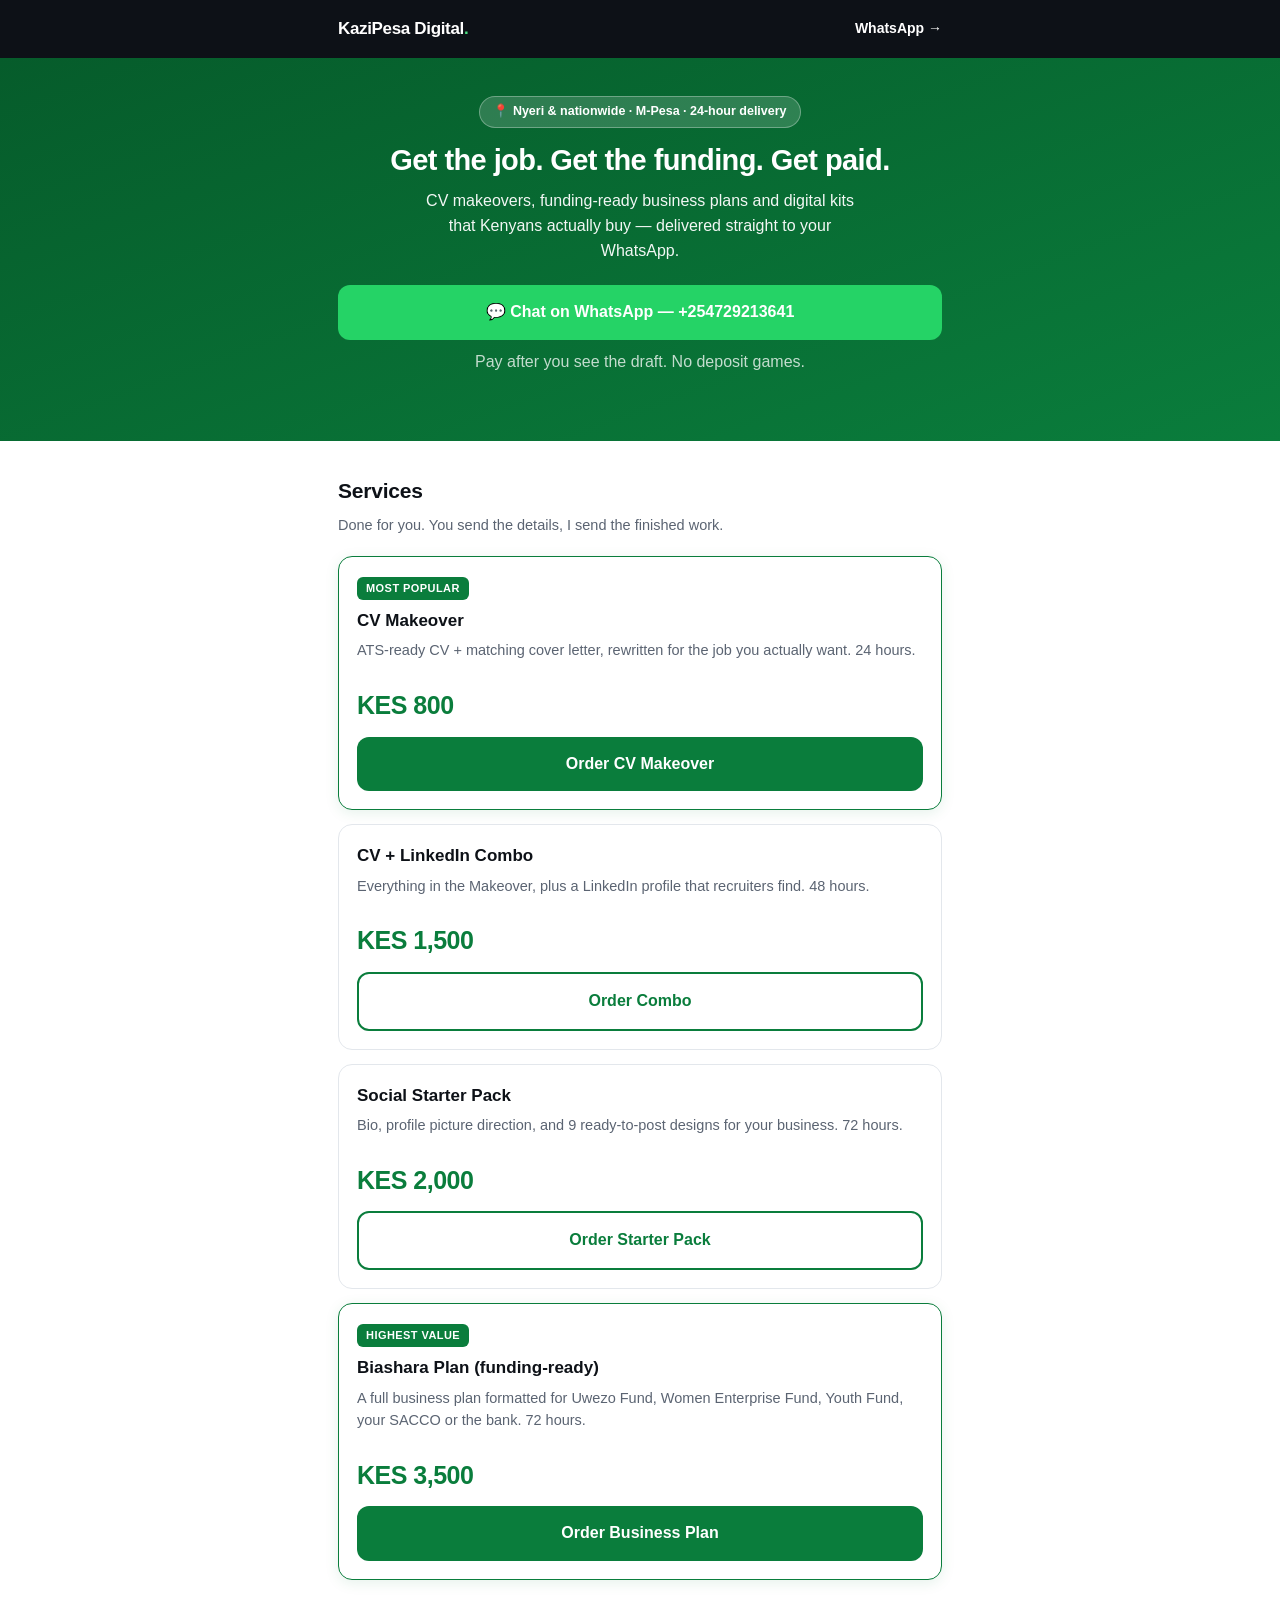
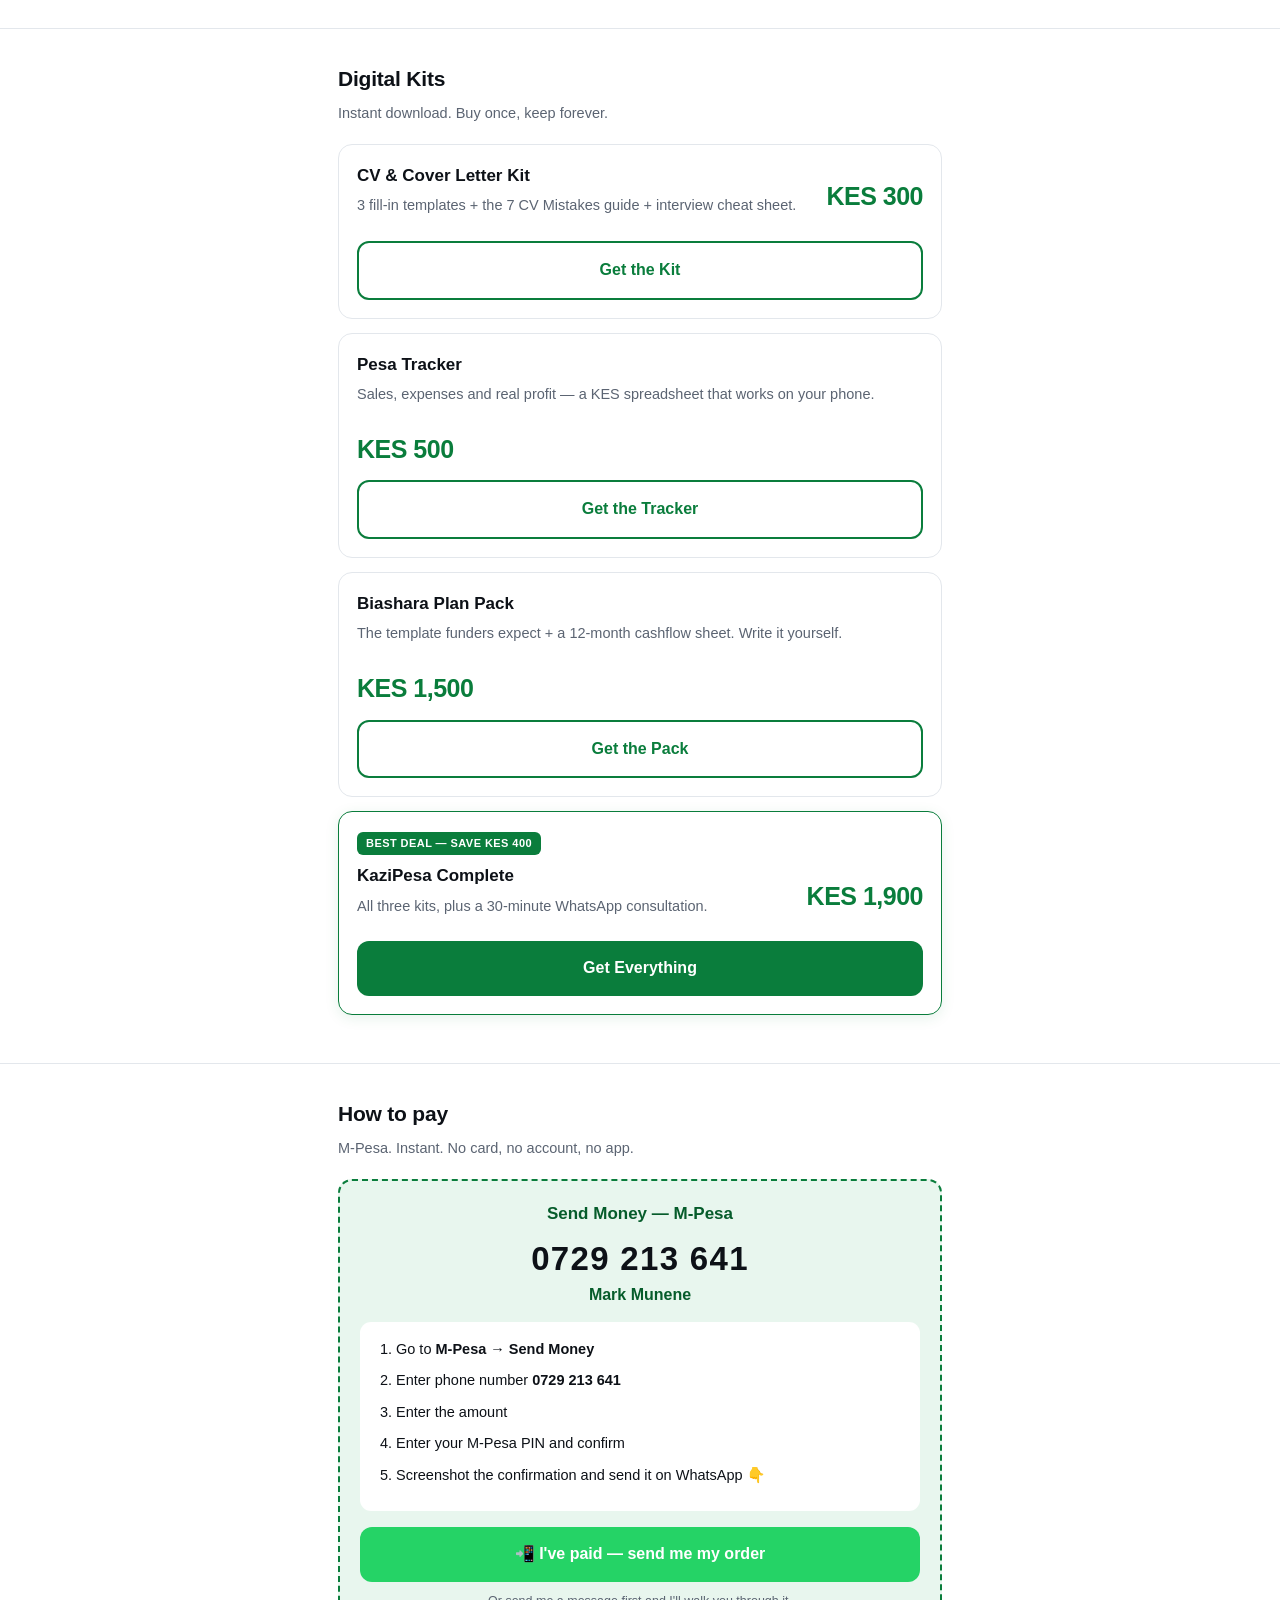
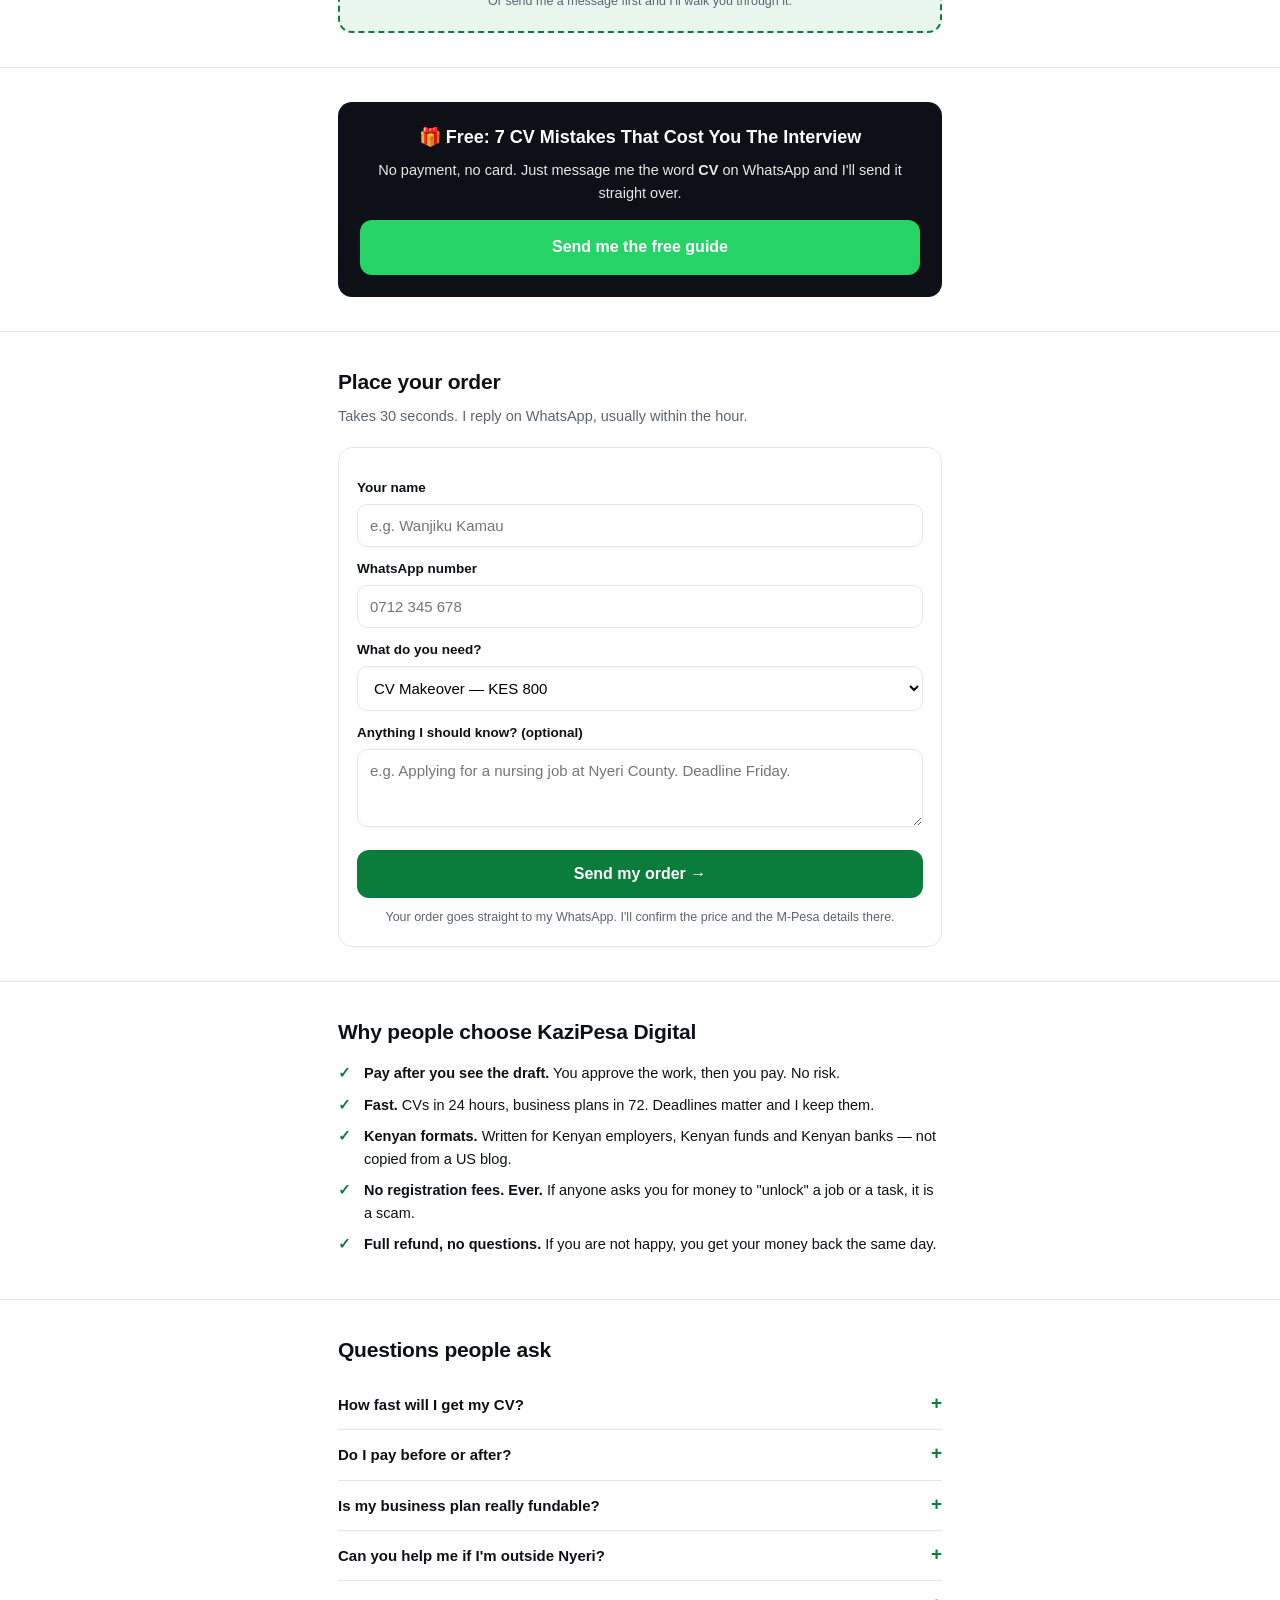
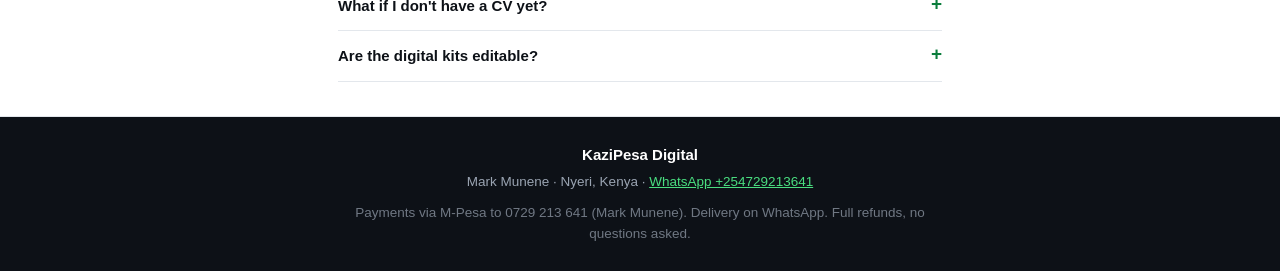
<file: business/sales/landing/index.html>
<!DOCTYPE html>
<html lang="en">
<head>
<meta charset="utf-8">
<meta name="viewport" content="width=device-width, initial-scale=1">
<title>KaziPesa Digital — CV, Business Plans &amp; Digital Kits | Pay via M-Pesa</title>
<meta name="description" content="CV makeover KES 800. Funding-ready business plans KES 3,500. Digital kits from KES 300. Nyeri &amp; nationwide. Pay via M-Pesa, delivered on WhatsApp within 24 hours.">
<style>
:root{
  --green:#0a7d3c; --green-d:#065c2b; --green-l:#e8f6ee;
  --ink:#0d1117; --grey:#5b6472; --line:#e3e7ec; --white:#fff;
}
*{box-sizing:border-box;margin:0;padding:0}
body{font-family:-apple-system,BlinkMacSystemFont,"Segoe UI",Roboto,Helvetica,Arial,sans-serif;
  color:var(--ink);background:var(--white);line-height:1.55;-webkit-font-smoothing:antialiased}
.wrap{max-width:640px;margin:0 auto;padding:0 18px}
header{background:var(--ink);color:#fff;padding:16px 0;position:sticky;top:0;z-index:20}
header .wrap{display:flex;justify-content:space-between;align-items:center}
.logo{font-weight:800;letter-spacing:-.02em;font-size:17px}
.logo span{color:#4ade80}
.btn{display:block;width:100%;text-align:center;padding:15px 18px;border-radius:12px;
  font-weight:700;font-size:16px;text-decoration:none;border:0;cursor:pointer;font-family:inherit}
.btn-wa{background:#25D366;color:#fff}
.btn-wa:hover{background:#1ebe5b}
.btn-g{background:var(--green);color:#fff}
.btn-g:hover{background:var(--green-d)}
.btn-o{background:var(--white);color:var(--green);border:2px solid var(--green)}
.hero{background:linear-gradient(160deg,var(--green-d),var(--green));color:#fff;padding:38px 0 44px;text-align:center}
.hero h1{font-size:29px;line-height:1.15;letter-spacing:-.02em;margin-bottom:12px}
.hero p{font-size:16px;opacity:.95;margin-bottom:22px;max-width:440px;margin-left:auto;margin-right:auto}
.badge{display:inline-block;background:rgba(255,255,255,.16);border:1px solid rgba(255,255,255,.3);
  padding:5px 13px;border-radius:99px;font-size:12.5px;font-weight:600;margin-bottom:16px}
section{padding:34px 0;border-bottom:1px solid var(--line)}
h2{font-size:21px;letter-spacing:-.01em;margin-bottom:6px}
.sub{color:var(--grey);font-size:14.5px;margin-bottom:20px}
.card{border:1px solid var(--line);border-radius:14px;padding:18px;margin-bottom:14px;background:#fff}
.card.hot{border-color:var(--green);box-shadow:0 3px 14px rgba(10,125,60,.10)}
.tag{display:inline-block;background:var(--green);color:#fff;font-size:11px;font-weight:700;
  padding:3px 9px;border-radius:6px;text-transform:uppercase;letter-spacing:.04em;margin-bottom:8px}
.card h3{font-size:17px;margin-bottom:5px}
.card p{font-size:14.5px;color:var(--grey);margin-bottom:12px}
.price{font-size:25px;font-weight:800;color:var(--green);letter-spacing:-.02em}
.price small{font-size:13px;font-weight:600;color:var(--grey)}
.row{display:flex;justify-content:space-between;align-items:center;gap:12px;flex-wrap:wrap}
.pay{background:var(--green-l);border:2px dashed var(--green);border-radius:14px;padding:20px;text-align:center}
.pay h3{font-size:17px;margin-bottom:6px;color:var(--green-d)}
.paynum{font-size:clamp(21px,7.2vw,33px);font-weight:800;letter-spacing:.04em;color:var(--ink);
  margin:12px 0 4px;word-break:break-word;line-height:1.2}
.steps{text-align:left;background:#fff;border-radius:11px;padding:16px 18px;font-size:14.5px;margin-top:14px}
.steps li{margin:0 0 9px 18px}
.lead{background:var(--ink);color:#fff;border-radius:14px;padding:22px;text-align:center}
.lead h3{font-size:18px;margin-bottom:7px}
.lead p{font-size:14.5px;opacity:.9;margin-bottom:16px}
ul.tick{list-style:none;font-size:14.5px}
ul.tick li{padding-left:26px;position:relative;margin-bottom:9px}
ul.tick li:before{content:"✓";position:absolute;left:0;color:var(--green);font-weight:800}
form{background:#fff;border:1px solid var(--line);border-radius:14px;padding:18px}
label{display:block;font-size:13.5px;font-weight:700;margin-bottom:5px;margin-top:12px}
input,select,textarea{width:100%;padding:12px;border:1px solid var(--line);border-radius:10px;
  font-size:15px;font-family:inherit;background:#fff}
textarea{min-height:78px;resize:vertical}
input:focus,select:focus,textarea:focus{outline:2px solid var(--green);outline-offset:0;border-color:var(--green)}
form button{margin-top:16px}
.faq details{border-bottom:1px solid var(--line);padding:13px 0}
.faq summary{font-weight:700;font-size:15px;cursor:pointer;list-style:none}
.faq summary::-webkit-details-marker{display:none}
.faq summary:after{content:"+";float:right;color:var(--green);font-weight:800;font-size:19px;line-height:1}
.faq details[open] summary:after{content:"−"}
.faq p{font-size:14.5px;color:var(--grey);margin-top:9px}
footer{background:var(--ink);color:#9aa4b2;padding:26px 0;font-size:13.5px;text-align:center}
footer a{color:#4ade80}
.note{font-size:12.5px;color:var(--grey);text-align:center;margin-top:10px}
.ok{background:var(--green-l);border:1px solid var(--green);color:var(--green-d);
  padding:16px;border-radius:12px;font-weight:600;text-align:center;margin-bottom:16px}
</style>
</head>
<body>

<header>
  <div class="wrap">
    <div class="logo">KaziPesa Digital<span>.</span></div>
    <a href="https://wa.me/254729213641" style="color:#fff;font-weight:700;font-size:14px;text-decoration:none">WhatsApp →</a>
  </div>
</header>

<div class="hero">
  <div class="wrap">
    <div class="badge">📍 Nyeri &amp; nationwide · M-Pesa · 24-hour delivery</div>
    <h1>Get the job. Get the funding. Get paid.</h1>
    <p>CV makeovers, funding-ready business plans and digital kits that Kenyans actually buy — delivered straight to your WhatsApp.</p>
    <a class="btn btn-wa" href="https://wa.me/254729213641?text=Hi%20KaziPesa%20Digital%21%20I%20saw%20your%20page%20and%20I%27d%20like%20to%20ask%20about%20your%20services.">💬 Chat on WhatsApp — +254729213641</a>
    <p class="note" style="color:rgba(255,255,255,.8)">Pay after you see the draft. No deposit games.</p>
  </div>
</div>

<section>
  <div class="wrap">
    <h2>Services</h2>
    <p class="sub">Done for you. You send the details, I send the finished work.</p>

    <div class="card hot">
      <span class="tag">Most popular</span>
      <div class="row">
        <div>
          <h3>CV Makeover</h3>
          <p>ATS-ready CV + matching cover letter, rewritten for the job you actually want. 24 hours.</p>
        </div>
        <div class="price">KES 800</div>
      </div>
      <a class="btn btn-g" style="margin-top:12px" href="https://wa.me/254729213641?text=Hi%20KaziPesa%20Digital%21%20I%20want%20the%20CV%20Makeover%20%28KES%20800%29.%20Here%20is%20my%20current%20CV%3A">Order CV Makeover</a>
    </div>

    <div class="card">
      <div class="row">
        <div>
          <h3>CV + LinkedIn Combo</h3>
          <p>Everything in the Makeover, plus a LinkedIn profile that recruiters find. 48 hours.</p>
        </div>
        <div class="price">KES 1,500</div>
      </div>
      <a class="btn btn-o" style="margin-top:12px" href="https://wa.me/254729213641?text=Hi%20KaziPesa%20Digital%21%20I%20want%20the%20CV%20%2B%20LinkedIn%20Combo%20%28KES%201%2C500%29.">Order Combo</a>
    </div>

    <div class="card">
      <div class="row">
        <div>
          <h3>Social Starter Pack</h3>
          <p>Bio, profile picture direction, and 9 ready-to-post designs for your business. 72 hours.</p>
        </div>
        <div class="price">KES 2,000</div>
      </div>
      <a class="btn btn-o" style="margin-top:12px" href="https://wa.me/254729213641?text=Hi%20KaziPesa%20Digital%21%20I%20want%20the%20Social%20Starter%20Pack%20%28KES%202%2C000%29%20for%20my%20business.">Order Starter Pack</a>
    </div>

    <div class="card hot">
      <span class="tag">Highest value</span>
      <div class="row">
        <div>
          <h3>Biashara Plan (funding-ready)</h3>
          <p>A full business plan formatted for Uwezo Fund, Women Enterprise Fund, Youth Fund, your SACCO or the bank. 72 hours.</p>
        </div>
        <div class="price">KES 3,500</div>
      </div>
      <a class="btn btn-g" style="margin-top:12px" href="https://wa.me/254729213641?text=Hi%20KaziPesa%20Digital%21%20I%20need%20a%20funding-ready%20business%20plan%20%28KES%203%2C500%29.%20Which%20fund%3A%20">Order Business Plan</a>
    </div>
  </div>
</section>

<section>
  <div class="wrap">
    <h2>Digital Kits</h2>
    <p class="sub">Instant download. Buy once, keep forever.</p>

    <div class="card">
      <div class="row">
        <div>
          <h3>CV &amp; Cover Letter Kit</h3>
          <p>3 fill-in templates + the 7 CV Mistakes guide + interview cheat sheet.</p>
        </div>
        <div class="price">KES 300</div>
      </div>
      <a class="btn btn-o" style="margin-top:12px" href="https://wa.me/254729213641?text=Hi%20KaziPesa%20Digital%21%20I%20want%20the%20CV%20%26%20Cover%20Letter%20Kit%20%28KES%20300%29.">Get the Kit</a>
    </div>

    <div class="card">
      <div class="row">
        <div>
          <h3>Pesa Tracker</h3>
          <p>Sales, expenses and real profit — a KES spreadsheet that works on your phone.</p>
        </div>
        <div class="price">KES 500</div>
      </div>
      <a class="btn btn-o" style="margin-top:12px" href="https://wa.me/254729213641?text=Hi%20KaziPesa%20Digital%21%20I%20want%20the%20Pesa%20Tracker%20%28KES%20500%29.">Get the Tracker</a>
    </div>

    <div class="card">
      <div class="row">
        <div>
          <h3>Biashara Plan Pack</h3>
          <p>The template funders expect + a 12-month cashflow sheet. Write it yourself.</p>
        </div>
        <div class="price">KES 1,500</div>
      </div>
      <a class="btn btn-o" style="margin-top:12px" href="https://wa.me/254729213641?text=Hi%20KaziPesa%20Digital%21%20I%20want%20the%20Biashara%20Plan%20Pack%20%28KES%201%2C500%29.">Get the Pack</a>
    </div>

    <div class="card hot">
      <span class="tag">Best deal — save KES 400</span>
      <div class="row">
        <div>
          <h3>KaziPesa Complete</h3>
          <p>All three kits, plus a 30-minute WhatsApp consultation.</p>
        </div>
        <div class="price">KES 1,900</div>
      </div>
      <a class="btn btn-g" style="margin-top:12px" href="https://wa.me/254729213641?text=Hi%20KaziPesa%20Digital%21%20I%20want%20the%20KaziPesa%20Complete%20bundle%20%28KES%201%2C900%29.">Get Everything</a>
    </div>
  </div>
</section>

<section>
  <div class="wrap">
    <h2>How to pay</h2>
    <p class="sub">M-Pesa. Instant. No card, no account, no app.</p>
    <div class="pay">
      <h3>Send Money — M-Pesa</h3>
      <div class="paynum">0729 213 641</div>
      <div style="font-weight:700;color:var(--green-d)">Mark Munene</div>
      <ol class="steps"><li>Go to <b>M-Pesa</b> → <b>Send Money</b></li><li>Enter phone number <b>0729 213 641</b></li><li>Enter the amount</li><li>Enter your M-Pesa PIN and confirm</li><li>Screenshot the confirmation and send it on WhatsApp 👇</li></ol>
      <a class="btn btn-wa" style="margin-top:16px" href="https://wa.me/254729213641?text=Hi%20KaziPesa%20Digital%21%20I%27ve%20paid%20via%20M-Pesa.%20Screenshot%20attached.%20My%20order%3A%20">📲 I've paid — send me my order</a>
      <p class="note">Or send me a message first and I'll walk you through it.</p>
    </div>
  </div>
</section>

<section>
  <div class="wrap">
    <div class="lead">
      <h3>🎁 Free: 7 CV Mistakes That Cost You The Interview</h3>
      <p>No payment, no card. Just message me the word <b>CV</b> on WhatsApp and I'll send it straight over.</p>
      <a class="btn btn-wa" href="https://wa.me/254729213641?text=Hi%21%20Please%20send%20me%20the%20free%20guide%3A%207%20CV%20Mistakes.">Send me the free guide</a>
    </div>
  </div>
</section>

<section id="order">
  <div class="wrap">
    <h2>Place your order</h2>
    <p class="sub">Takes 30 seconds. I reply on WhatsApp, usually within the hour.</p>
    <form id="orderForm" onsubmit="return submitOrder(event)">
      <label for="name">Your name</label>
      <input id="name" name="name" required placeholder="e.g. Wanjiku Kamau">

      <label for="phone">WhatsApp number</label>
      <input id="phone" name="phone" required placeholder="0712 345 678">

      <label for="product">What do you need?</label>
      <select id="product" name="product">
        <option value="cv-makeover">CV Makeover — KES 800</option>
        <option value="cv-linkedin">CV + LinkedIn Combo — KES 1,500</option>
        <option value="social-pack">Social Starter Pack — KES 2,000</option>
        <option value="business-plan">Biashara Plan (done for you) — KES 3,500</option>
        <option value="kit-cv">CV &amp; Cover Letter Kit — KES 300</option>
        <option value="kit-pesa">Pesa Tracker — KES 500</option>
        <option value="kit-plan">Biashara Plan Pack — KES 1,500</option>
        <option value="bundle">KaziPesa Complete — KES 1,900</option>
        <option value="free-guide">Free CV guide</option>
      </select>

      <label for="notes">Anything I should know? (optional)</label>
      <textarea id="notes" name="notes" placeholder="e.g. Applying for a nursing job at Nyeri County. Deadline Friday."></textarea>

      <button class="btn btn-g" type="submit">Send my order →</button>
      <p class="note">Your order goes straight to my WhatsApp. I'll confirm the price and the M-Pesa details there.</p>
    </form>
    <div id="result"></div>
  </div>
</section>

<section>
  <div class="wrap">
    <h2>Why people choose KaziPesa Digital</h2>
    <ul class="tick" style="margin-top:14px">
      <li><b>Pay after you see the draft.</b> You approve the work, then you pay. No risk.</li>
      <li><b>Fast.</b> CVs in 24 hours, business plans in 72. Deadlines matter and I keep them.</li>
      <li><b>Kenyan formats.</b> Written for Kenyan employers, Kenyan funds and Kenyan banks — not copied from a US blog.</li>
      <li><b>No registration fees. Ever.</b> If anyone asks you for money to "unlock" a job or a task, it is a scam.</li>
      <li><b>Full refund, no questions.</b> If you are not happy, you get your money back the same day.</li>
    </ul>
  </div>
</section>

<section class="faq">
  <div class="wrap">
    <h2>Questions people ask</h2>
    <div style="margin-top:14px">
      <details><summary>How fast will I get my CV?</summary><p>Within 24 hours of you sending your current CV and the job adverts you're targeting. Usually the same day.</p></details>
      <details><summary>Do I pay before or after?</summary><p>After. I send you a watermarked draft, you approve it, then you pay the full amount and I send the clean final files.</p></details>
      <details><summary>Is my business plan really fundable?</summary><p>I format it to the structure Uwezo Fund, Women Enterprise Fund, Youth Fund, SACCOs and bank SME desks expect. I cannot guarantee approval — nobody can — but I can guarantee the paperwork will not be the reason you are rejected.</p></details>
      <details><summary>Can you help me if I'm outside Nyeri?</summary><p>Yes. Everything is delivered on WhatsApp. I have clients anywhere there is a phone signal.</p></details>
      <details><summary>What if I don't have a CV yet?</summary><p>Send me your certificates, your work history in a plain message, and the jobs you want. I'll build it from scratch — same price.</p></details>
      <details><summary>Are the digital kits editable?</summary><p>Yes. You get editable files you can change yourself, forever.</p></details>
    </div>
  </div>
</section>

<footer>
  <div class="wrap">
    <p style="color:#fff;font-weight:700;font-size:15px;margin-bottom:6px">KaziPesa Digital</p>
    <p>Mark Munene · Nyeri, Kenya · <a href="https://wa.me/254729213641">WhatsApp +254729213641</a></p>
    <p style="margin-top:10px;opacity:.7">Payments via M-Pesa to 0729 213 641 (Mark Munene). Delivery on WhatsApp. Full refunds, no questions asked.</p>
  </div>
</footer>

<script>
async function submitOrder(e){
  e.preventDefault();
  const btn = e.target.querySelector('button');
  btn.disabled = true; btn.textContent = 'Sending…';
  const data = Object.fromEntries(new FormData(e.target).entries());
  try{
    const r = await fetch('/api/order', {
      method:'POST', headers:{'Content-Type':'application/json'},
      body: JSON.stringify(data)
    });
    const j = await r.json();
    document.getElementById('orderForm').style.display='none';
    document.getElementById('result').innerHTML =
      '<div class="ok">✅ '+ (j.message || 'Order received!') +'</div>' +
      '<a class="btn btn-wa" href="https://wa.me/254729213641?text=Hi%20KaziPesa%20Digital%21%20I%20just%20placed%20an%20order%20on%20your%20page.">Continue on WhatsApp →</a>';
  }catch(err){
    btn.disabled=false; btn.textContent='Send my order →';
    alert('Could not send automatically. Please WhatsApp me directly on +254729213641 — sorry!');
  }
  return false;
}
</script>
</body>
</html>
</file>
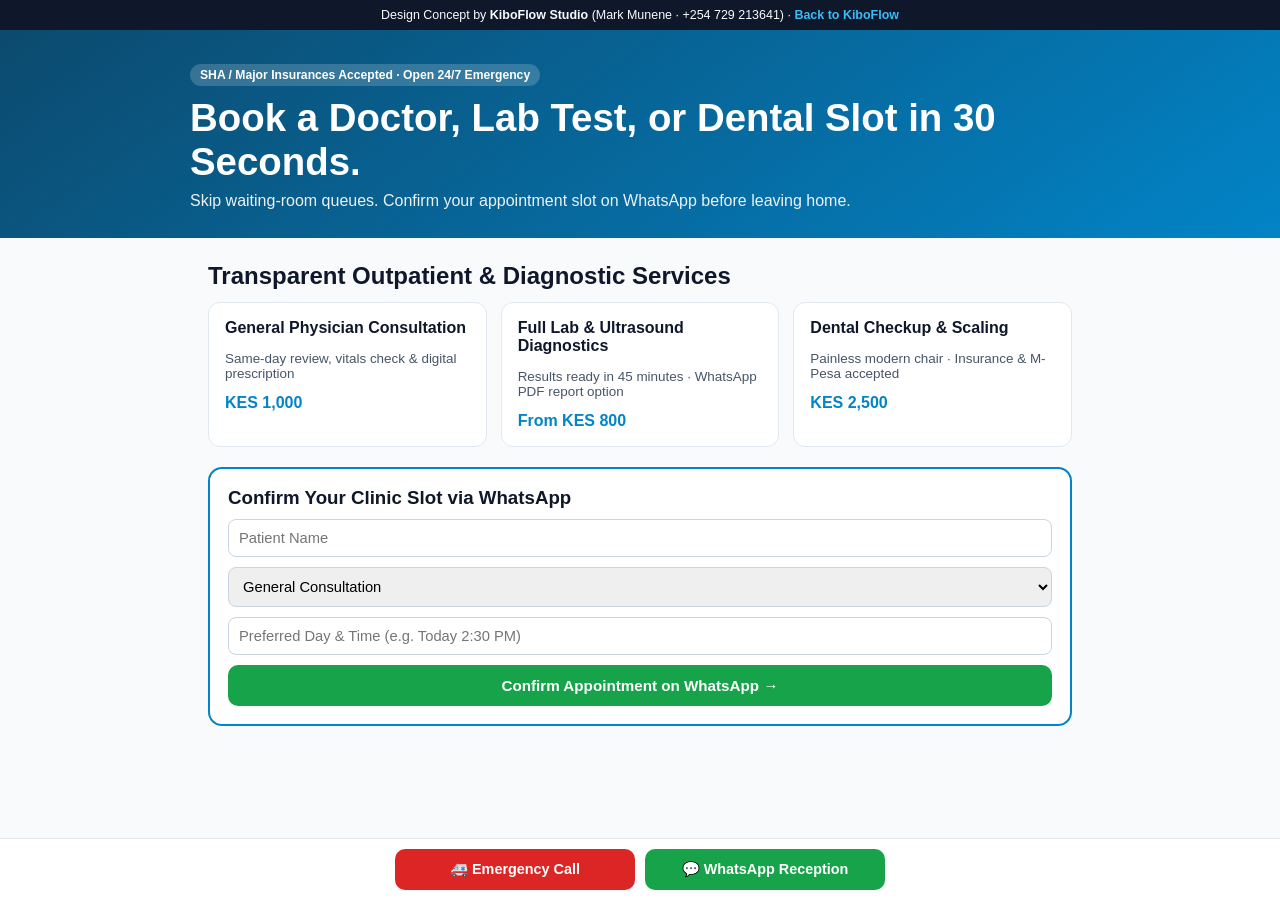
<file: kiboflow/web/demos/clinic.html>
<!DOCTYPE html>
<html lang="en">
<head>
  <meta charset="UTF-8" />
  <meta name="viewport" content="width=device-width, initial-scale=1.0" />
  <title>Nyeri Premier Care &amp; Diagnostics — Live Mobile Concept</title>
  <style>
    * { box-sizing:border-box; }
    body { margin:0; font-family:-apple-system,BlinkMacSystemFont,"Segoe UI",Roboto,sans-serif; background:#f8fafc; color:#0f172a; padding-bottom:76px; overflow-x:hidden; }
    .ribbon { background:#0f172a; color:#f8fafc; font-size:0.78rem; text-align:center; padding:8px 12px; }
    .ribbon a { color:#38bdf8; font-weight:700; text-decoration:none; }
    .hero { background:linear-gradient(145deg,#0c4a6e,#0284c7); color:#fff; padding:34px 18px 28px; }
    .wrap { max-width:900px; margin:0 auto; }
    .pill { display:inline-block; background:rgba(255,255,255,0.18); padding:4px 10px; border-radius:999px; font-size:0.76rem; font-weight:700; }
    h1 { margin:10px 0 8px; font-size:clamp(1.7rem,5vw,2.4rem); line-height:1.15; }
    .section { max-width:900px; margin:0 auto; padding:24px 18px; }
    .cards { display:grid; grid-template-columns:repeat(auto-fit,minmax(240px,1fr)); gap:14px; }
    .card { background:#fff; border:1px solid #e2e8f0; border-radius:12px; padding:16px; }
    .form-box { background:#fff; border:2px solid #0284c7; border-radius:14px; padding:18px; margin-top:20px; }
    input, select { width:100%; padding:10px; border:1px solid #cbd5e1; border-radius:8px; margin-bottom:10px; font-size:0.92rem; }
    .wa-btn { width:100%; background:#16a34a; color:#fff; border:0; padding:12px; border-radius:10px; font-weight:700; font-size:0.95rem; cursor:pointer; }
    .sticky { position:fixed; bottom:0; left:0; right:0; background:#fff; border-top:1px solid #e2e8f0; padding:10px 14px; display:flex; gap:10px; justify-content:center; }
    .sticky a { flex:1; max-width:240px; text-align:center; padding:12px; border-radius:10px; font-weight:700; text-decoration:none; font-size:0.9rem; }
  </style>
</head>
<body>
  <div class="ribbon">
    Design Concept by <strong>KiboFlow Studio</strong> (Mark Munene · +254 729 213641) · <a href="../">Back to KiboFlow</a>
  </div>
  <header class="hero">
    <div class="wrap">
      <span class="pill">SHA / Major Insurances Accepted · Open 24/7 Emergency</span>
      <h1>Book a Doctor, Lab Test, or Dental Slot in 30 Seconds.</h1>
      <p style="margin:0; opacity:0.92;">Skip waiting-room queues. Confirm your appointment slot on WhatsApp before leaving home.</p>
    </div>
  </header>

  <section class="section">
    <h2 style="margin:0 0 12px;">Transparent Outpatient &amp; Diagnostic Services</h2>
    <div class="cards">
      <div class="card">
        <strong>General Physician Consultation</strong>
        <p style="font-size:0.84rem; color:#475569;">Same-day review, vitals check &amp; digital prescription</p>
        <strong style="color:#0284c7;">KES 1,000</strong>
      </div>
      <div class="card">
        <strong>Full Lab &amp; Ultrasound Diagnostics</strong>
        <p style="font-size:0.84rem; color:#475569;">Results ready in 45 minutes · WhatsApp PDF report option</p>
        <strong style="color:#0284c7;">From KES 800</strong>
      </div>
      <div class="card">
        <strong>Dental Checkup &amp; Scaling</strong>
        <p style="font-size:0.84rem; color:#475569;">Painless modern chair · Insurance &amp; M-Pesa accepted</p>
        <strong style="color:#0284c7;">KES 2,500</strong>
      </div>
    </div>

    <div class="form-box">
      <h3 style="margin:0 0 10px;">Confirm Your Clinic Slot via WhatsApp</h3>
      <input type="text" id="pt-name" placeholder="Patient Name" />
      <select id="pt-dept">
        <option>General Consultation</option>
        <option>Laboratory / Ultrasound</option>
        <option>Dental Clinic</option>
        <option>Pediatrics / Antenatal</option>
      </select>
      <input type="text" id="pt-slot" placeholder="Preferred Day &amp; Time (e.g. Today 2:30 PM)" />
      <button class="wa-btn" onclick="bookClinic()">Confirm Appointment on WhatsApp →</button>
    </div>
  </section>

  <div class="sticky">
    <a href="tel:+254729213641" style="background:#dc2626; color:#fff;">🚑 Emergency Call</a>
    <a href="https://wa.me/254729213641?text=Hello%2C%20I%27d%20like%20to%20book%20a%20clinic%20appointment." target="_blank" style="background:#16a34a; color:#fff;">💬 WhatsApp Reception</a>
  </div>

  <script>
    function bookClinic() {
      const name = document.getElementById("pt-name").value.trim() || "Patient";
      const dept = document.getElementById("pt-dept").value;
      const slot = document.getElementById("pt-slot").value.trim() || "Today";
      const text = `Hello Reception, I'd like to book an appointment.\nPatient: ${name}\nDepartment: ${dept}\nPreferred Time: ${slot}`;
      window.open("https://wa.me/254729213641?text=" + encodeURIComponent(text), "_blank");
    }
  </script>
</body>
</html>
</file>
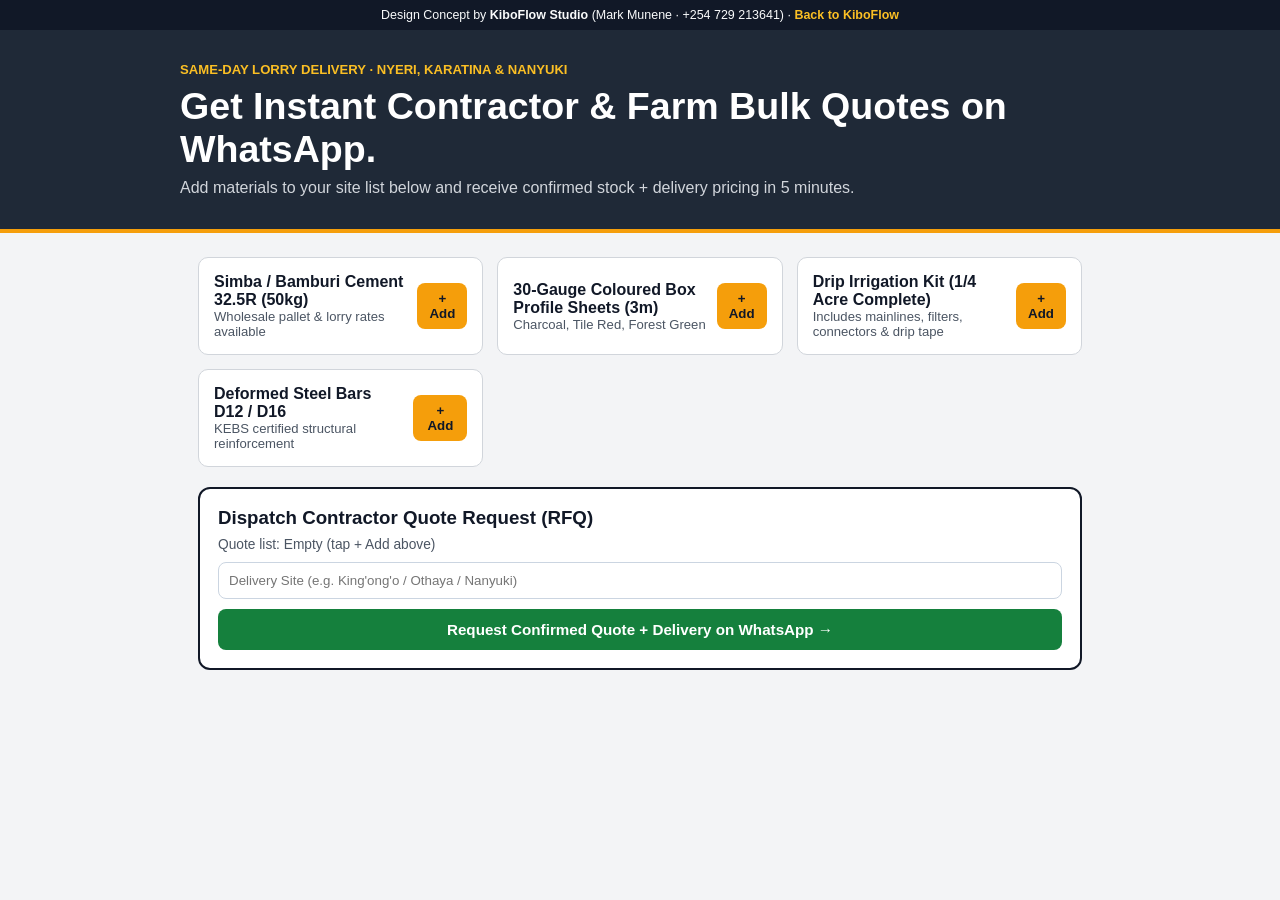
<file: kiboflow/web/demos/hardware.html>
<!DOCTYPE html>
<html lang="en">
<head>
  <meta charset="UTF-8" />
  <meta name="viewport" content="width=device-width, initial-scale=1.0" />
  <title>Central Builders &amp; Agro-Supply — Live Contractor RFQ Concept</title>
  <style>
    * { box-sizing:border-box; }
    body { margin:0; font-family:-apple-system,BlinkMacSystemFont,"Segoe UI",Roboto,sans-serif; background:#f3f4f6; color:#111827; padding-bottom:72px; overflow-x:hidden; }
    .ribbon { background:#111827; color:#f9fafb; font-size:0.78rem; text-align:center; padding:8px 12px; }
    .ribbon a { color:#fbbf24; font-weight:700; text-decoration:none; }
    .hero { background:#1f2937; color:#fff; padding:32px 18px; border-bottom:4px solid #f59e0b; }
    .wrap { max-width:920px; margin:0 auto; }
    h1 { margin:8px 0; font-size:clamp(1.65rem,4.8vw,2.35rem); }
    .section { max-width:920px; margin:0 auto; padding:24px 18px; }
    .grid { display:grid; grid-template-columns:repeat(auto-fit,minmax(250px,1fr)); gap:14px; }
    .item { background:#fff; border:1px solid #d1d5db; border-radius:10px; padding:15px; display:flex; justify-content:space-between; align-items:center; gap:10px; }
    .btn { background:#f59e0b; color:#111827; border:0; padding:8px 12px; border-radius:8px; font-weight:800; cursor:pointer; }
    .rfq { background:#fff; border:2px solid #111827; border-radius:12px; padding:18px; margin-top:20px; }
    input { width:100%; padding:10px; border:1px solid #cbd5e1; border-radius:8px; margin-bottom:10px; }
  </style>
</head>
<body>
  <div class="ribbon">
    Design Concept by <strong>KiboFlow Studio</strong> (Mark Munene · +254 729 213641) · <a href="../">Back to KiboFlow</a>
  </div>
  <header class="hero">
    <div class="wrap">
      <div style="color:#fbbf24; font-weight:700; font-size:0.82rem;">SAME-DAY LORRY DELIVERY · NYERI, KARATINA &amp; NANYUKI</div>
      <h1>Get Instant Contractor &amp; Farm Bulk Quotes on WhatsApp.</h1>
      <p style="margin:0; color:#d1d5db;">Add materials to your site list below and receive confirmed stock + delivery pricing in 5 minutes.</p>
    </div>
  </header>

  <section class="section">
    <div class="grid">
      <div class="item">
        <div><strong>Simba / Bamburi Cement 32.5R (50kg)</strong><div style="font-size:0.82rem; color:#4b5563;">Wholesale pallet &amp; lorry rates available</div></div>
        <button class="btn" onclick="addMat('50x Bags Cement 50kg')">+ Add</button>
      </div>
      <div class="item">
        <div><strong>30-Gauge Coloured Box Profile Sheets (3m)</strong><div style="font-size:0.82rem; color:#4b5563;">Charcoal, Tile Red, Forest Green</div></div>
        <button class="btn" onclick="addMat('40x Box Profile Sheets 3m')">+ Add</button>
      </div>
      <div class="item">
        <div><strong>Drip Irrigation Kit (1/4 Acre Complete)</strong><div style="font-size:0.82rem; color:#4b5563;">Includes mainlines, filters, connectors &amp; drip tape</div></div>
        <button class="btn" onclick="addMat('1x Quarter-Acre Drip Kit')">+ Add</button>
      </div>
      <div class="item">
        <div><strong>Deformed Steel Bars D12 / D16</strong><div style="font-size:0.82rem; color:#4b5563;">KEBS certified structural reinforcement</div></div>
        <button class="btn" onclick="addMat('25x D12 Steel Bars')">+ Add</button>
      </div>
    </div>

    <div class="rfq">
      <h3 style="margin:0 0 8px;">Dispatch Contractor Quote Request (RFQ)</h3>
      <p id="rfq-list" style="font-size:0.86rem; color:#4b5563; margin:0 0 10px;">Quote list: Empty (tap + Add above)</p>
      <input type="text" id="site-loc" placeholder="Delivery Site (e.g. King'ong'o / Othaya / Nanyuki)" />
      <button class="btn" style="width:100%; background:#15803d; color:#fff; padding:12px; font-size:0.95rem;" onclick="sendRfq()">
        Request Confirmed Quote + Delivery on WhatsApp →
      </button>
    </div>
  </section>

  <script>
    const mats = [];
    function addMat(m) {
      mats.push(m);
      document.getElementById("rfq-list").textContent = "Quote list: " + mats.join(" · ");
    }
    function sendRfq() {
      const loc = document.getElementById("site-loc").value.trim() || "Nyeri Site";
      const items = mats.length ? mats.join(", ") : "General hardware & building materials price list";
      const msg = `Hello Sales Desk, please quote stock + delivery to ${loc}:\nMaterials: ${items}`;
      window.open("https://wa.me/254729213641?text=" + encodeURIComponent(msg), "_blank");
    }
  </script>
</body>
</html>
</file>
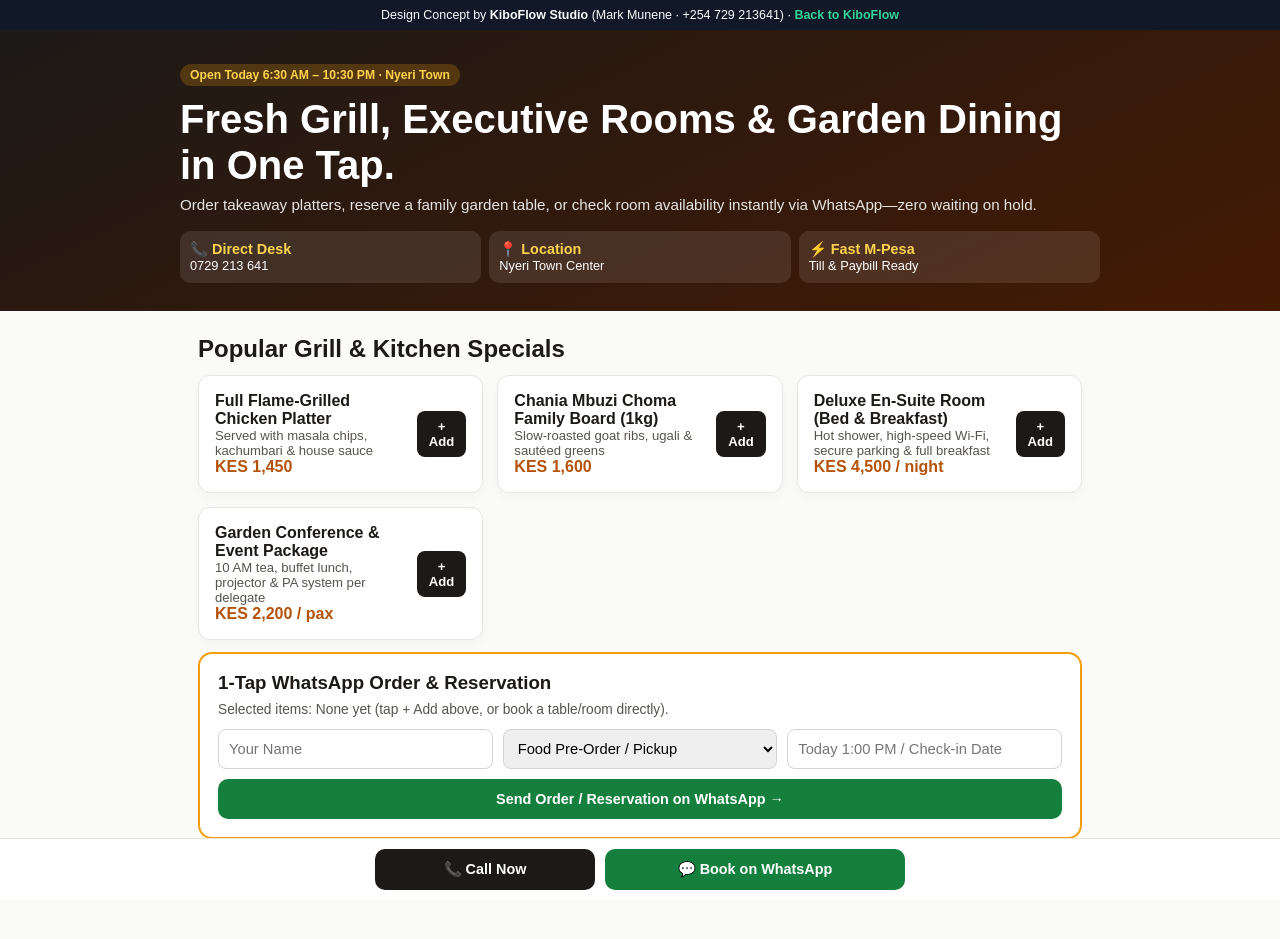
<file: kiboflow/web/demos/hospitality.html>
<!DOCTYPE html>
<html lang="en">
<head>
  <meta charset="UTF-8" />
  <meta name="viewport" content="width=device-width, initial-scale=1.0" />
  <title>Chania Highlands Hotel &amp; Grill — Live Mobile Concept</title>
  <style>
    :root { --primary:#b45309; --dark:#1c1917; --cream:#fffbeb; --green:#15803d; }
    * { box-sizing:border-box; }
    body { margin:0; font-family:-apple-system,BlinkMacSystemFont,"Segoe UI",Roboto,sans-serif; background:#fafaf9; color:var(--dark); padding-bottom:76px; overflow-x:hidden; }
    .concept-ribbon { background:#111827; color:#f9fafb; font-size:0.78rem; text-align:center; padding:8px 12px; }
    .concept-ribbon a { color:#34d399; font-weight:700; text-decoration:none; }
    .hero { background:linear-gradient(155deg,#1c1917,#451a03); color:#fff; padding:34px 18px 28px; }
    .wrap { max-width:920px; margin:0 auto; }
    .tag { display:inline-block; background:rgba(245,158,11,0.22); color:#fcd34d; padding:4px 10px; border-radius:999px; font-size:0.76rem; font-weight:700; }
    h1 { margin:10px 0 8px; font-size:clamp(1.7rem,5vw,2.5rem); line-height:1.15; }
    .quick-bar { display:grid; grid-template-columns:repeat(3,1fr); gap:8px; margin-top:18px; }
    .quick-item { background:rgba(255,255,255,0.1); padding:10px; border-radius:10px; font-size:0.8rem; }
    .quick-item strong { display:block; color:#fcd34d; font-size:0.9rem; }
    .section { padding:24px 18px; max-width:920px; margin:0 auto; }
    .grid { display:grid; grid-template-columns:repeat(auto-fit,minmax(250px,1fr)); gap:14px; }
    .item-card { background:#fff; border:1px solid #e7e5e4; border-radius:12px; padding:16px; display:flex; justify-content:space-between; align-items:center; gap:10px; box-shadow:0 4px 12px rgba(0,0,0,0.03); }
    .price { font-weight:800; color:var(--primary); font-size:1rem; }
    .add-btn { background:var(--dark); color:#fff; border:0; border-radius:8px; padding:8px 12px; font-weight:700; cursor:pointer; font-size:0.82rem; }
    .booking-box { background:#fff; border:2px solid #f59e0b; border-radius:14px; padding:18px; margin-top:12px; }
    .row { display:grid; grid-template-columns:repeat(auto-fit,minmax(180px,1fr)); gap:10px; margin-bottom:10px; }
    input, select { width:100%; padding:10px; border:1px solid #d6d3d1; border-radius:8px; font-size:0.92rem; }
    .sticky-cta { position:fixed; bottom:0; left:0; right:0; background:#fff; border-top:1px solid #e7e5e4; padding:10px 14px; display:flex; gap:10px; justify-content:center; z-index:40; }
    .cta-call { flex:1; max-width:220px; background:#1c1917; color:#fff; text-align:center; padding:12px; border-radius:10px; text-decoration:none; font-weight:700; font-size:0.9rem; }
    .cta-wa { flex:1.4; max-width:300px; background:var(--green); color:#fff; text-align:center; padding:12px; border-radius:10px; text-decoration:none; font-weight:700; font-size:0.9rem; border:0; cursor:pointer; }
  </style>
</head>
<body>
  <div class="concept-ribbon">
    Design Concept by <strong>KiboFlow Studio</strong> (Mark Munene · +254 729 213641) · <a href="../">Back to KiboFlow</a>
  </div>

  <header class="hero">
    <div class="wrap">
      <span class="tag">Open Today 6:30 AM – 10:30 PM · Nyeri Town</span>
      <h1>Fresh Grill, Executive Rooms &amp; Garden Dining in One Tap.</h1>
      <p style="color:#e7e5e4; margin:0; font-size:0.95rem;">
        Order takeaway platters, reserve a family garden table, or check room availability instantly via WhatsApp—zero waiting on hold.
      </p>
      <div class="quick-bar">
        <div class="quick-item"><strong>📞 Direct Desk</strong>0729 213 641</div>
        <div class="quick-item"><strong>📍 Location</strong>Nyeri Town Center</div>
        <div class="quick-item"><strong>⚡ Fast M-Pesa</strong>Till &amp; Paybill Ready</div>
      </div>
    </div>
  </header>

  <section class="section">
    <h2 style="margin:0 0 12px;">Popular Grill &amp; Kitchen Specials</h2>
    <div class="grid">
      <div class="item-card">
        <div>
          <strong>Full Flame-Grilled Chicken Platter</strong>
          <div style="font-size:0.82rem; color:#57534e;">Served with masala chips, kachumbari &amp; house sauce</div>
          <div class="price">KES 1,450</div>
        </div>
        <button class="add-btn" onclick="addItem('Full Grilled Chicken Platter (KES 1,450)')">+ Add</button>
      </div>
      <div class="item-card">
        <div>
          <strong>Chania Mbuzi Choma Family Board (1kg)</strong>
          <div style="font-size:0.82rem; color:#57534e;">Slow-roasted goat ribs, ugali &amp; sautéed greens</div>
          <div class="price">KES 1,600</div>
        </div>
        <button class="add-btn" onclick="addItem('1kg Mbuzi Choma Board (KES 1,600)')">+ Add</button>
      </div>
      <div class="item-card">
        <div>
          <strong>Deluxe En-Suite Room (Bed &amp; Breakfast)</strong>
          <div style="font-size:0.82rem; color:#57534e;">Hot shower, high-speed Wi-Fi, secure parking &amp; full breakfast</div>
          <div class="price">KES 4,500 / night</div>
        </div>
        <button class="add-btn" onclick="addItem('Deluxe B&B Room (KES 4,500/night)')">+ Add</button>
      </div>
      <div class="item-card">
        <div>
          <strong>Garden Conference &amp; Event Package</strong>
          <div style="font-size:0.82rem; color:#57534e;">10 AM tea, buffet lunch, projector &amp; PA system per delegate</div>
          <div class="price">KES 2,200 / pax</div>
        </div>
        <button class="add-btn" onclick="addItem('Conference Day Package (KES 2,200/pax)')">+ Add</button>
      </div>
    </div>

    <div class="booking-box" id="reserve">
      <h3 style="margin:0 0 8px;">1-Tap WhatsApp Order &amp; Reservation</h3>
      <p style="margin:0 0 12px; font-size:0.86rem; color:#57534e;" id="cart-summary">
        Selected items: None yet (tap + Add above, or book a table/room directly).
      </p>
      <div class="row">
        <input type="text" id="guest-name" placeholder="Your Name" />
        <select id="booking-type">
          <option value="Food Pre-Order / Pickup">Food Pre-Order / Pickup</option>
          <option value="Garden Table Reservation">Garden Table Reservation</option>
          <option value="Room Booking">Overnight Room Booking</option>
          <option value="Group / Event Inquiry">Group / Event Inquiry</option>
        </select>
        <input type="text" id="booking-time" placeholder="Today 1:00 PM / Check-in Date" />
      </div>
      <button class="cta-wa" style="max-width:none; width:100%;" onclick="sendWhatsAppBooking()">
        Send Order / Reservation on WhatsApp →
      </button>
    </div>
  </section>

  <div class="sticky-cta">
    <a href="tel:+254729213641" class="cta-call">📞 Call Now</a>
    <button class="cta-wa" onclick="sendWhatsAppBooking()">💬 Book on WhatsApp</button>
  </div>

  <script>
    const cart = [];
    function addItem(label) {
      cart.push(label);
      document.getElementById("cart-summary").textContent = "Selected (" + cart.length + "): " + cart.join(", ");
    }
    function sendWhatsAppBooking() {
      const name = document.getElementById("guest-name").value.trim() || "Guest";
      const kind = document.getElementById("booking-type").value;
      const when = document.getElementById("booking-time").value.trim() || "Today";
      const items = cart.length ? "\nItems: " + cart.join(", ") : "";
      const msg = `Hello! I'd like to make a ${kind}.\nName: ${name}\nWhen: ${when}${items}\n(Sent via KiboFlow Mobile Demo)`;
      window.open("https://wa.me/254729213641?text=" + encodeURIComponent(msg), "_blank");
    }
  </script>
</body>
</html>
</file>
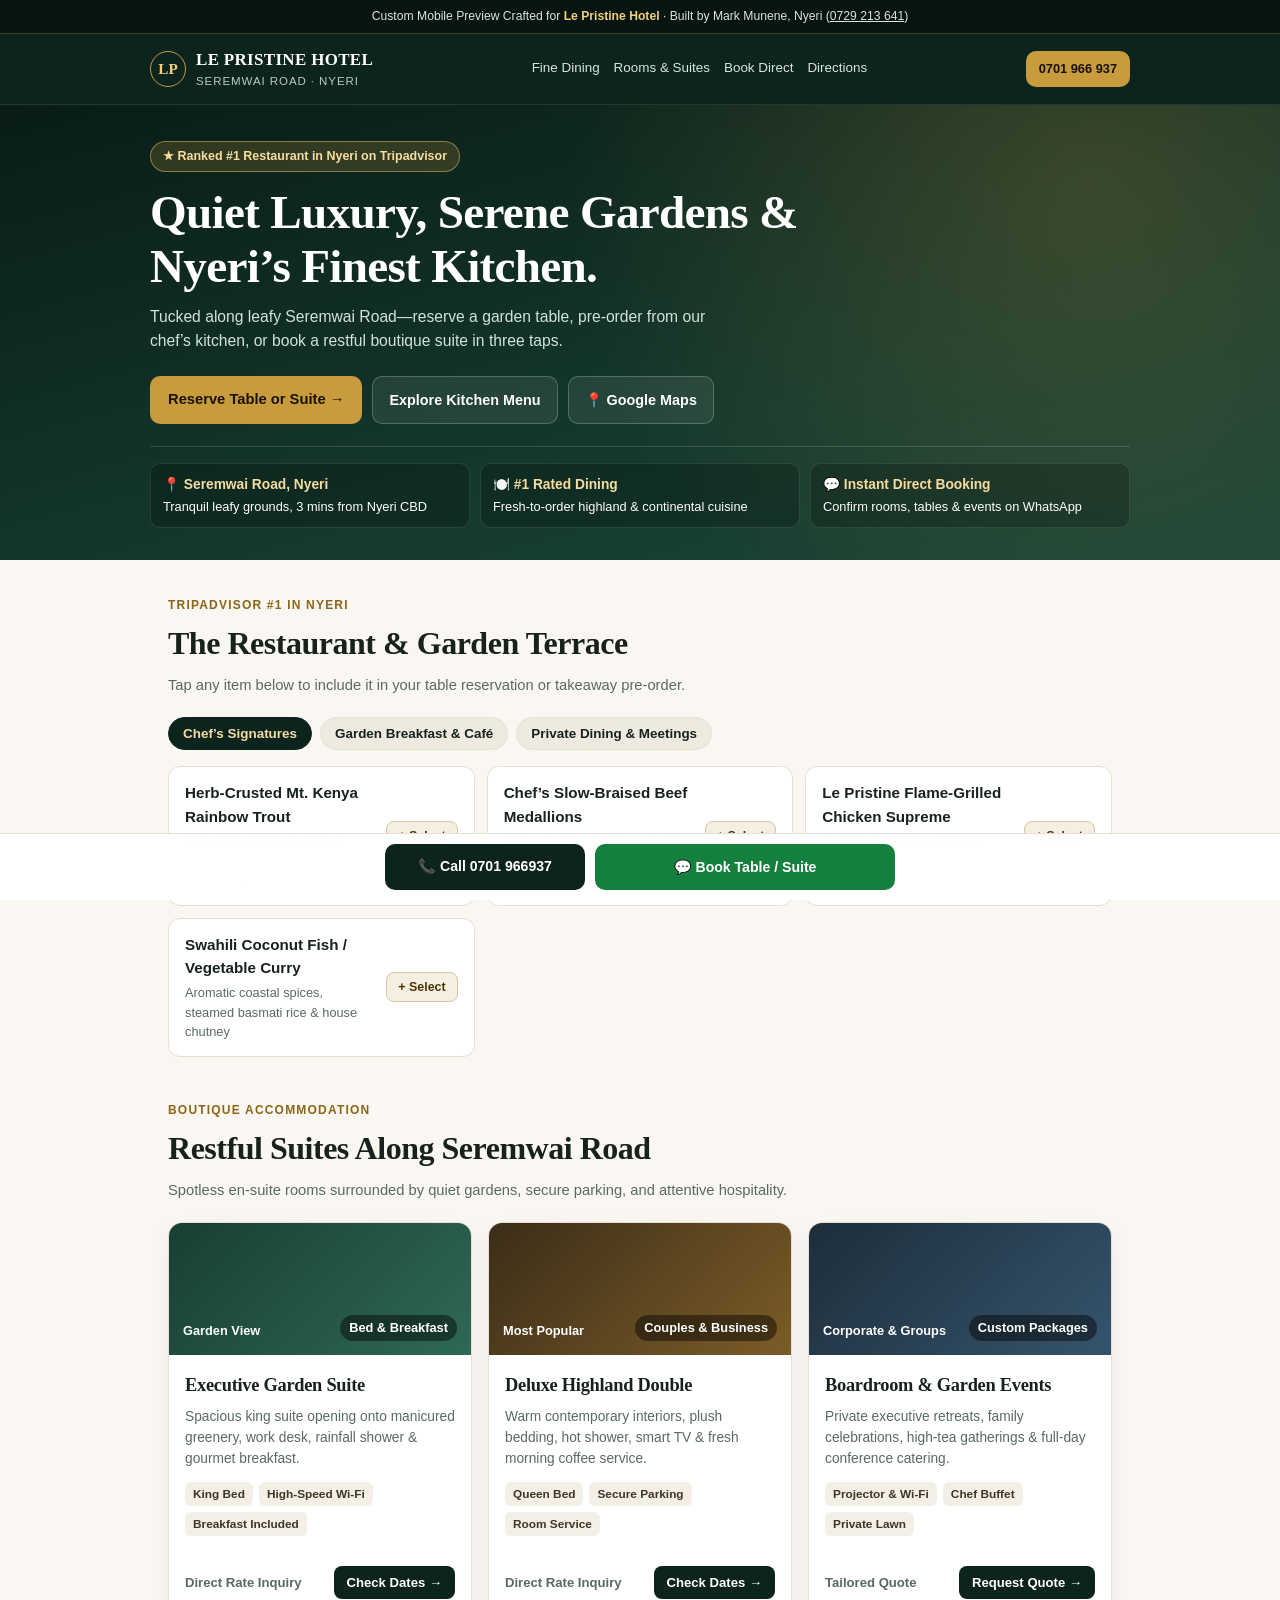
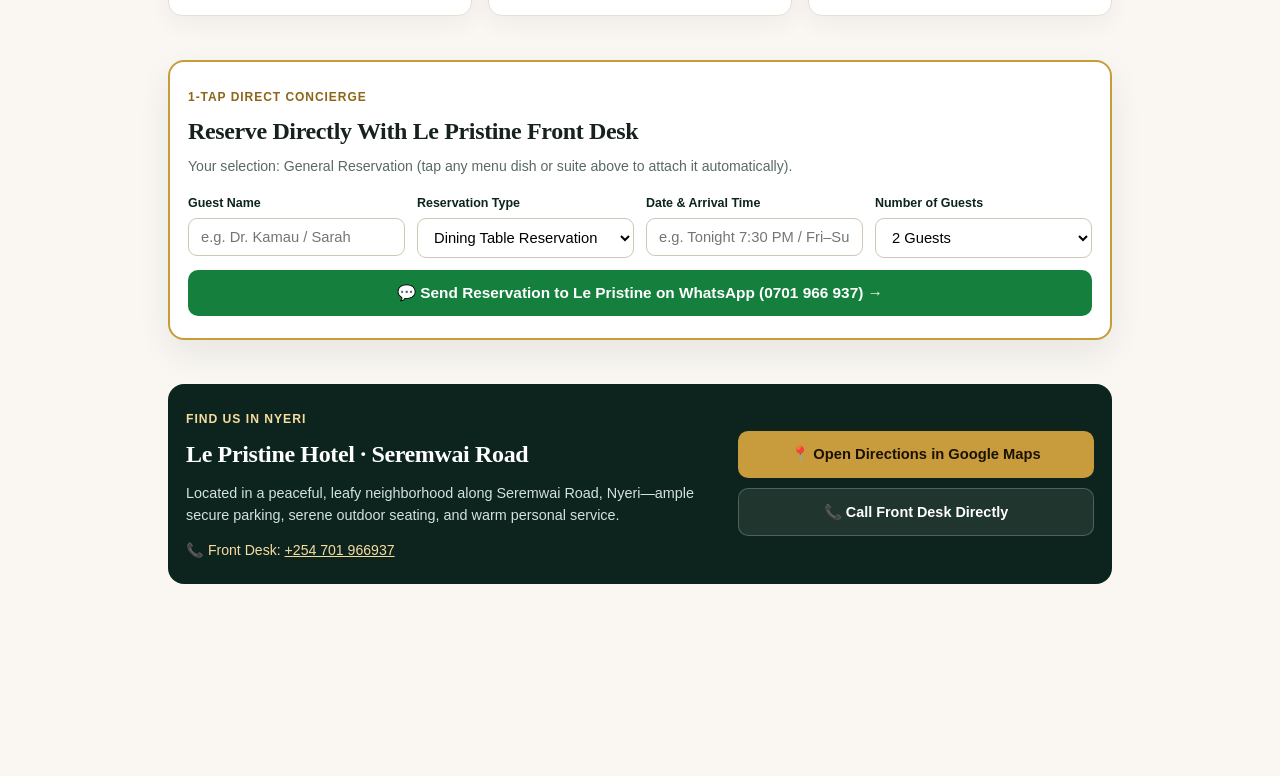
<file: kiboflow/web/demos/le-pristine.html>
<!DOCTYPE html>
<html lang="en">
<head>
  <meta charset="UTF-8" />
  <meta name="viewport" content="width=device-width, initial-scale=1.0" />
  <title>Le Pristine Hotel — Boutique Stay &amp; #1 Dining on Seremwai Road, Nyeri</title>
  <meta name="description" content="Explore suites, Chef's signature menu, garden events &amp; 1-tap WhatsApp reservations at Le Pristine Hotel, Seremwai Road, Nyeri." />
  <meta property="og:title" content="Le Pristine Hotel — Seremwai Road, Nyeri" />
  <meta property="og:description" content="Boutique suites, #1 rated Nyeri dining, serene gardens &amp; 1-tap WhatsApp table/room booking." />
  <meta property="og:type" content="website" />
  <style>
    :root {
      --forest: #0c241d;
      --forest-mid: #14382d;
      --gold: #c89b3c;
      --gold-light: #f3e5c3;
      --cream: #faf7f2;
      --paper: #ffffff;
      --ink: #17211d;
      --muted: #5a6963;
      --line: #e6dfd3;
      --wa: #15803d;
    }
    *, *::before, *::after { box-sizing: border-box; }
    html, body {
      margin: 0;
      padding: 0;
      overflow-x: hidden;
      background: var(--cream);
      color: var(--ink);
      font-family: -apple-system, BlinkMacSystemFont, "Segoe UI", Inter, Roboto, sans-serif;
      line-height: 1.55;
      padding-bottom: 78px;
    }
    h1, h2, h3, .serif {
      font-family: Georgia, "Times New Roman", serif;
      letter-spacing: -0.015em;
    }
    a { color: inherit; text-decoration: none; }

    /* Concept Disclosure Ribbon */
    .concept-bar {
      background: #071510;
      color: #d7e5df;
      font-size: 0.76rem;
      padding: 7px 14px;
      text-align: center;
      border-bottom: 1px solid rgba(200, 155, 60, 0.3);
    }
    .concept-bar strong { color: #f3cf7a; }

    /* Top Brand Header */
    .top-nav {
      background: var(--forest);
      color: #fff;
      padding: 13px 18px;
      position: sticky;
      top: 0;
      z-index: 35;
      border-bottom: 1px solid rgba(255, 255, 255, 0.09);
    }
    .top-nav-inner {
      max-width: 980px;
      margin: 0 auto;
      display: flex;
      align-items: center;
      justify-content: space-between;
      gap: 12px;
    }
    .logo-lockup {
      display: flex;
      align-items: center;
      gap: 10px;
    }
    .monogram {
      width: 36px;
      height: 36px;
      border-radius: 50%;
      border: 1.5px solid var(--gold);
      color: #f3cf7a;
      display: inline-flex;
      align-items: center;
      justify-content: center;
      font-family: Georgia, serif;
      font-weight: 700;
      font-size: 0.95rem;
      flex-shrink: 0;
    }
    .logo-text strong {
      display: block;
      font-family: Georgia, serif;
      font-size: 1.06rem;
      letter-spacing: 0.02em;
    }
    .logo-text span {
      display: block;
      font-size: 0.72rem;
      color: #b7cbc3;
      text-transform: uppercase;
      letter-spacing: 0.08em;
    }
    .nav-links {
      display: flex;
      gap: 14px;
      font-size: 0.84rem;
      color: #d7e5df;
    }
    @media (max-width: 640px) {
      .nav-links { display: none; }
    }

    /* Hero — 3-Second Above-the-Fold Clarity */
    .hero {
      background:
        radial-gradient(circle at 85% 18%, rgba(200, 155, 60, 0.22), transparent 45%),
        linear-gradient(165deg, #091c16 0%, #14382d 62%, #1b4639 100%);
      color: #fff;
      padding: 36px 18px 32px;
    }
    .wrap {
      max-width: 980px;
      margin: 0 auto;
    }
    .award-pill {
      display: inline-flex;
      align-items: center;
      gap: 7px;
      background: rgba(200, 155, 60, 0.2);
      border: 1px solid rgba(243, 207, 122, 0.45);
      color: #f7dca0;
      padding: 5px 12px;
      border-radius: 999px;
      font-size: 0.78rem;
      font-weight: 700;
      margin-bottom: 14px;
    }
    .hero h1 {
      margin: 0 0 12px;
      font-size: clamp(1.85rem, 5.2vw, 2.95rem);
      line-height: 1.13;
      font-weight: 700;
      max-width: 720px;
    }
    .hero p.sub {
      margin: 0 0 22px;
      color: #d3e2dc;
      font-size: 0.98rem;
      max-width: 600px;
    }
    .hero-actions {
      display: flex;
      gap: 10px;
      flex-wrap: wrap;
      margin-bottom: 22px;
    }
    .btn-gold {
      background: var(--gold);
      color: #1a1204;
      font-weight: 800;
      padding: 12px 18px;
      border-radius: 10px;
      font-size: 0.92rem;
      border: 0;
      cursor: pointer;
      display: inline-flex;
      align-items: center;
      gap: 7px;
    }
    .btn-ghost {
      background: rgba(255, 255, 255, 0.08);
      border: 1px solid rgba(255, 255, 255, 0.22);
      color: #fff;
      font-weight: 700;
      padding: 12px 16px;
      border-radius: 10px;
      font-size: 0.9rem;
      display: inline-flex;
      align-items: center;
      gap: 7px;
    }
    .three-sec-strip {
      display: grid;
      grid-template-columns: repeat(3, minmax(0, 1fr));
      gap: 10px;
      border-top: 1px solid rgba(255, 255, 255, 0.14);
      padding-top: 16px;
    }
    .strip-box {
      background: rgba(0, 0, 0, 0.22);
      border: 1px solid rgba(255, 255, 255, 0.1);
      border-radius: 10px;
      padding: 10px 12px;
      font-size: 0.8rem;
    }
    .strip-box strong {
      display: block;
      color: #f7dca0;
      font-size: 0.86rem;
      margin-bottom: 2px;
    }
    @media (max-width: 560px) {
      .three-sec-strip { grid-template-columns: 1fr; }
    }

    /* Sections */
    .section {
      padding: 36px 18px;
      max-width: 980px;
      margin: 0 auto;
    }
    .section-head {
      margin-bottom: 20px;
    }
    .section-head span.kicker {
      display: block;
      font-size: 0.75rem;
      text-transform: uppercase;
      letter-spacing: 0.1em;
      color: #8c6518;
      font-weight: 800;
      margin-bottom: 4px;
    }
    .section-head h2 {
      margin: 0 0 6px;
      font-size: clamp(1.45rem, 3.6vw, 2rem);
    }
    .section-head p {
      margin: 0;
      color: var(--muted);
      font-size: 0.92rem;
    }

    /* Rooms Grid */
    .rooms-grid {
      display: grid;
      grid-template-columns: repeat(auto-fit, minmax(265px, 1fr));
      gap: 16px;
    }
    .room-card {
      background: var(--paper);
      border: 1px solid var(--line);
      border-radius: 14px;
      overflow: hidden;
      display: flex;
      flex-direction: column;
      justify-content: space-between;
      box-shadow: 0 8px 22px rgba(12, 36, 29, 0.05);
    }
    .room-visual {
      height: 132px;
      padding: 14px;
      display: flex;
      align-items: flex-end;
      justify-content: space-between;
      color: #fff;
      font-weight: 700;
      font-size: 0.8rem;
    }
    .rv-1 { background: linear-gradient(135deg, #173f33, #2f6856); }
    .rv-2 { background: linear-gradient(135deg, #3b2d18, #7c5c28); }
    .rv-3 { background: linear-gradient(135deg, #1d2d3a, #35546c); }
    .room-body { padding: 16px; }
    .room-body h3 { margin: 0 0 6px; font-size: 1.15rem; }
    .room-body p { margin: 0 0 12px; font-size: 0.86rem; color: var(--muted); }
    .perks {
      display: flex;
      flex-wrap: wrap;
      gap: 6px;
      margin-bottom: 14px;
    }
    .perk {
      font-size: 0.74rem;
      background: #f3efe6;
      color: #3f3624;
      padding: 3px 8px;
      border-radius: 6px;
      font-weight: 600;
    }
    .room-foot {
      padding: 0 16px 16px;
      display: flex;
      align-items: center;
      justify-content: space-between;
      gap: 8px;
    }
    .select-btn {
      background: var(--forest);
      color: #fff;
      border: 0;
      border-radius: 8px;
      padding: 9px 13px;
      font-size: 0.82rem;
      font-weight: 700;
      cursor: pointer;
    }

    /* Menu Tabs */
    .menu-tabs {
      display: flex;
      gap: 8px;
      flex-wrap: wrap;
      margin-bottom: 16px;
    }
    .menu-tab {
      background: #efeae0;
      border: 1px solid var(--line);
      color: var(--ink);
      padding: 8px 14px;
      border-radius: 999px;
      font-size: 0.84rem;
      font-weight: 700;
      cursor: pointer;
    }
    .menu-tab.active {
      background: var(--forest);
      color: #f7dca0;
      border-color: var(--forest);
    }
    .menu-grid {
      display: grid;
      grid-template-columns: repeat(auto-fit, minmax(260px, 1fr));
      gap: 12px;
    }
    .dish {
      background: var(--paper);
      border: 1px solid var(--line);
      border-radius: 12px;
      padding: 14px 16px;
      display: flex;
      justify-content: space-between;
      align-items: center;
      gap: 12px;
    }
    .dish strong { display: block; font-size: 0.95rem; margin-bottom: 3px; }
    .dish span.desc { display: block; font-size: 0.8rem; color: var(--muted); }
    .dish button {
      background: #f5efe2;
      border: 1px solid #d7c7a3;
      color: #4a3508;
      font-weight: 800;
      font-size: 0.78rem;
      padding: 7px 11px;
      border-radius: 8px;
      cursor: pointer;
      flex-shrink: 0;
    }

    /* Concierge Reservation Card */
    .concierge-card {
      background: var(--paper);
      border: 2px solid var(--gold);
      border-radius: 16px;
      padding: 22px 18px;
      box-shadow: 0 14px 32px rgba(12, 36, 29, 0.08);
    }
    .form-grid {
      display: grid;
      grid-template-columns: repeat(auto-fit, minmax(190px, 1fr));
      gap: 12px;
      margin-bottom: 12px;
    }
    label.fl {
      display: block;
      font-size: 0.78rem;
      font-weight: 700;
      margin-bottom: 4px;
      color: var(--forest);
    }
    input, select, textarea {
      width: 100%;
      padding: 10px 12px;
      border: 1px solid #cfc7b8;
      border-radius: 9px;
      font-size: 0.92rem;
      font-family: inherit;
      background: #fff;
    }
    .wa-submit {
      width: 100%;
      background: var(--wa);
      color: #fff;
      border: 0;
      border-radius: 10px;
      padding: 14px;
      font-size: 0.96rem;
      font-weight: 800;
      cursor: pointer;
    }

    /* Location Box */
    .location-box {
      background: var(--forest);
      color: #fff;
      border-radius: 16px;
      padding: 22px 18px;
      display: grid;
      grid-template-columns: 1.2fr 0.8fr;
      gap: 18px;
      align-items: center;
    }
    @media (max-width: 680px) {
      .location-box { grid-template-columns: 1fr; }
    }

    /* Sticky Mobile Action Bar */
    .sticky-bar {
      position: fixed;
      bottom: 0;
      left: 0;
      right: 0;
      background: rgba(255, 255, 255, 0.97);
      backdrop-filter: blur(10px);
      border-top: 1px solid var(--line);
      padding: 10px 14px;
      display: flex;
      justify-content: center;
      gap: 10px;
      z-index: 50;
    }
    .sticky-call {
      flex: 1;
      max-width: 200px;
      background: var(--forest);
      color: #fff;
      text-align: center;
      padding: 12px 10px;
      border-radius: 10px;
      font-weight: 800;
      font-size: 0.88rem;
    }
    .sticky-wa {
      flex: 1.45;
      max-width: 300px;
      background: var(--wa);
      color: #fff;
      text-align: center;
      padding: 12px 10px;
      border-radius: 10px;
      font-weight: 800;
      font-size: 0.88rem;
      border: 0;
      cursor: pointer;
    }
  </style>
</head>
<body>
  <div class="concept-bar">
    Custom Mobile Preview Crafted for <strong>Le Pristine Hotel</strong> · Built by Mark Munene, Nyeri (<a href="tel:+254729213641" style="text-decoration:underline;">0729 213 641</a>)
  </div>

  <header class="top-nav">
    <div class="top-nav-inner">
      <div class="logo-lockup">
        <span class="monogram">LP</span>
        <div class="logo-text">
          <strong>LE PRISTINE HOTEL</strong>
          <span>Seremwai Road · Nyeri</span>
        </div>
      </div>
      <nav class="nav-links">
        <a href="#dining" onclick="document.getElementById('dining').scrollIntoView({behavior:'smooth'});return false;">Fine Dining</a>
        <a href="#rooms">Rooms &amp; Suites</a>
        <a href="#concierge">Book Direct</a>
        <a href="#location">Directions</a>
      </nav>
      <a href="tel:+254701966937" class="btn-gold" style="padding:8px 13px; font-size:0.8rem;">0701 966 937</a>
    </div>
  </header>

  <section class="hero">
    <div class="wrap">
      <div class="award-pill">★ Ranked #1 Restaurant in Nyeri on Tripadvisor</div>
      <h1>Quiet Luxury, Serene Gardens &amp; Nyeri’s Finest Kitchen.</h1>
      <p class="sub">
        Tucked along leafy Seremwai Road—reserve a garden table, pre-order from our chef’s kitchen, or book a restful boutique suite in three taps.
      </p>
      <div class="hero-actions">
        <a href="#concierge" class="btn-gold">Reserve Table or Suite →</a>
        <a href="#dining" class="btn-ghost">Explore Kitchen Menu</a>
        <a href="https://www.google.com/maps/search/?api=1&amp;query=Le+Pristine+Hotel+Seremwai+Road+Nyeri" target="_blank" rel="noopener" class="btn-ghost">📍 Google Maps</a>
      </div>
      <div class="three-sec-strip">
        <div class="strip-box">
          <strong>📍 Seremwai Road, Nyeri</strong>
          Tranquil leafy grounds, 3 mins from Nyeri CBD
        </div>
        <div class="strip-box">
          <strong>🍽️ #1 Rated Dining</strong>
          Fresh-to-order highland &amp; continental cuisine
        </div>
        <div class="strip-box">
          <strong>💬 Instant Direct Booking</strong>
          Confirm rooms, tables &amp; events on WhatsApp
        </div>
      </div>
    </div>
  </section>

  <section id="dining" class="section">
    <div class="section-head">
      <span class="kicker">Tripadvisor #1 in Nyeri</span>
      <h2>The Restaurant &amp; Garden Terrace</h2>
      <p>Tap any item below to include it in your table reservation or takeaway pre-order.</p>
    </div>

    <div class="menu-tabs">
      <button type="button" class="menu-tab active" onclick="filterMenu('signatures', this)">Chef’s Signatures</button>
      <button type="button" class="menu-tab" onclick="filterMenu('breakfast', this)">Garden Breakfast &amp; Café</button>
      <button type="button" class="menu-tab" onclick="filterMenu('events', this)">Private Dining &amp; Meetings</button>
    </div>

    <div id="menu-container" class="menu-grid"></div>
  </section>

  <section id="rooms" class="section" style="padding-top:8px;">
    <div class="section-head">
      <span class="kicker">Boutique Accommodation</span>
      <h2>Restful Suites Along Seremwai Road</h2>
      <p>Spotless en-suite rooms surrounded by quiet gardens, secure parking, and attentive hospitality.</p>
    </div>

    <div class="rooms-grid">
      <article class="room-card">
        <div>
          <div class="room-visual rv-1">
            <span>Garden View</span>
            <span style="background:rgba(0,0,0,0.45); padding:3px 9px; border-radius:999px;">Bed &amp; Breakfast</span>
          </div>
          <div class="room-body">
            <h3>Executive Garden Suite</h3>
            <p>Spacious king suite opening onto manicured greenery, work desk, rainfall shower &amp; gourmet breakfast.</p>
            <div class="perks">
              <span class="perk">King Bed</span>
              <span class="perk">High-Speed Wi-Fi</span>
              <span class="perk">Breakfast Included</span>
            </div>
          </div>
        </div>
        <div class="room-foot">
          <span style="font-size:0.82rem; color:var(--muted); font-weight:700;">Direct Rate Inquiry</span>
          <button type="button" class="select-btn" onclick="selectInquiry('Executive Garden Suite', 'Overnight Room / Suite Stay')">Check Dates →</button>
        </div>
      </article>

      <article class="room-card">
        <div>
          <div class="room-visual rv-2">
            <span>Most Popular</span>
            <span style="background:rgba(0,0,0,0.45); padding:3px 9px; border-radius:999px;">Couples &amp; Business</span>
          </div>
          <div class="room-body">
            <h3>Deluxe Highland Double</h3>
            <p>Warm contemporary interiors, plush bedding, hot shower, smart TV &amp; fresh morning coffee service.</p>
            <div class="perks">
              <span class="perk">Queen Bed</span>
              <span class="perk">Secure Parking</span>
              <span class="perk">Room Service</span>
            </div>
          </div>
        </div>
        <div class="room-foot">
          <span style="font-size:0.82rem; color:var(--muted); font-weight:700;">Direct Rate Inquiry</span>
          <button type="button" class="select-btn" onclick="selectInquiry('Deluxe Highland Double', 'Overnight Room / Suite Stay')">Check Dates →</button>
        </div>
      </article>

      <article class="room-card">
        <div>
          <div class="room-visual rv-3">
            <span>Corporate &amp; Groups</span>
            <span style="background:rgba(0,0,0,0.45); padding:3px 9px; border-radius:999px;">Custom Packages</span>
          </div>
          <div class="room-body">
            <h3>Boardroom &amp; Garden Events</h3>
            <p>Private executive retreats, family celebrations, high-tea gatherings &amp; full-day conference catering.</p>
            <div class="perks">
              <span class="perk">Projector &amp; Wi-Fi</span>
              <span class="perk">Chef Buffet</span>
              <span class="perk">Private Lawn</span>
            </div>
          </div>
        </div>
        <div class="room-foot">
          <span style="font-size:0.82rem; color:var(--muted); font-weight:700;">Tailored Quote</span>
          <button type="button" class="select-btn" onclick="selectInquiry('Private Boardroom / Garden Event', 'Private Event / Conferencing')">Request Quote →</button>
        </div>
      </article>
    </div>
  </section>

  <section id="concierge" class="section" style="padding-top:8px;">
    <div class="concierge-card">
      <span style="font-size:0.75rem; font-weight:800; text-transform:uppercase; letter-spacing:0.08em; color:#8c6518;">1-Tap Direct Concierge</span>
      <h2 style="margin:4px 0 6px;">Reserve Directly With Le Pristine Front Desk</h2>
      <p id="selected-summary" style="margin:0 0 16px; font-size:0.88rem; color:var(--muted);">
        Your selection: General Reservation (tap any menu dish or suite above to attach it automatically).
      </p>

      <div class="form-grid">
        <div>
          <label class="fl" for="lp-name">Guest Name</label>
          <input type="text" id="lp-name" placeholder="e.g. Dr. Kamau / Sarah" />
        </div>
        <div>
          <label class="fl" for="lp-type">Reservation Type</label>
          <select id="lp-type">
            <option value="Dining Table Reservation">Dining Table Reservation</option>
            <option value="Overnight Room / Suite Stay">Overnight Room / Suite Stay</option>
            <option value="Takeaway Kitchen Pre-Order">Takeaway Kitchen Pre-Order</option>
            <option value="Private Event / Conferencing">Private Event / Conferencing</option>
          </select>
        </div>
        <div>
          <label class="fl" for="lp-when">Date &amp; Arrival Time</label>
          <input type="text" id="lp-when" placeholder="e.g. Tonight 7:30 PM / Fri–Sun" />
        </div>
        <div>
          <label class="fl" for="lp-guests">Number of Guests</label>
          <select id="lp-guests">
            <option value="2 Guests">2 Guests</option>
            <option value="1 Guest">1 Guest</option>
            <option value="3–4 Guests">3–4 Guests</option>
            <option value="5–8 Guests (Family/Group)">5–8 Guests (Family/Group)</option>
            <option value="10+ Guests (Private Setup)">10+ Guests (Private Setup)</option>
          </select>
        </div>
      </div>

      <button type="button" class="wa-submit" onclick="sendLePristineWhatsApp()">
        💬 Send Reservation to Le Pristine on WhatsApp (0701 966 937) →
      </button>
    </div>
  </section>

  <section id="location" class="section" style="padding-top:8px;">
    <div class="location-box">
      <div>
        <span style="color:#f7dca0; font-size:0.76rem; font-weight:800; text-transform:uppercase; letter-spacing:0.08em;">Find Us in Nyeri</span>
        <h2 style="margin:6px 0 8px;">Le Pristine Hotel · Seremwai Road</h2>
        <p style="margin:0 0 14px; color:#d3e2dc; font-size:0.9rem;">
          Located in a peaceful, leafy neighborhood along Seremwai Road, Nyeri—ample secure parking, serene outdoor seating, and warm personal service.
        </p>
        <div style="font-size:0.88rem; color:#f7dca0;">
          📞 Front Desk: <a href="tel:+254701966937" style="text-decoration:underline;">+254 701 966937</a>
        </div>
      </div>
      <div style="display:flex; flex-direction:column; gap:10px;">
        <a href="https://www.google.com/maps/search/?api=1&amp;query=Le+Pristine+Hotel+Seremwai+Road+Nyeri" target="_blank" rel="noopener" class="btn-gold" style="justify-content:center;">
          📍 Open Directions in Google Maps
        </a>
        <a href="tel:+254701966937" class="btn-ghost" style="justify-content:center;">
          📞 Call Front Desk Directly
        </a>
      </div>
    </div>
  </section>

  <div class="sticky-bar">
    <a href="tel:+254701966937" class="sticky-call">📞 Call 0701 966937</a>
    <button type="button" class="sticky-wa" onclick="document.getElementById('concierge').scrollIntoView({behavior:'smooth'})">
      💬 Book Table / Suite
    </button>
  </div>

  <script>
    const MENU_DATA = {
      signatures: [
        { name: "Herb-Crusted Mt. Kenya Rainbow Trout", desc: "Pan-seared fresh local trout, lemon caper butter & seasonal garden vegetables" },
        { name: "Chef’s Slow-Braised Beef Medallions", desc: "Rich red-wine reduction, creamy mashed potatoes & crisp market greens" },
        { name: "Le Pristine Flame-Grilled Chicken Supreme", desc: "Marinated highland chicken breast, rosemary jus & golden lyonnaise potatoes" },
        { name: "Swahili Coconut Fish / Vegetable Curry", desc: "Aromatic coastal spices, steamed basmati rice & house chutney" }
      ],
      breakfast: [
        { name: "Full Seremwai Garden English Breakfast", desc: "Farm eggs to order, gourmet sausages, grilled tomato, toast, fresh juice & Nyeri AA coffee" },
        { name: "Artisan Kenyan AA Coffee & Pastry Pairing", desc: "Freshly brewed Central Highlands espresso/cappuccino with warm house pastries" },
        { name: "Tropical Fruit, Honey & Greek Yogurt Bowl", desc: "Ripe highland fruits, crunchy granola & pure local blossom honey" },
        { name: "Signature Kenyan Masala Dawa & Samosas", desc: "Fresh ginger, honey, lime & crisp spiced beef or vegetable samosas" }
      ],
      events: [
        { name: "Executive Day Conference Package", desc: "10 AM & 4 PM garden teas, chef’s hot lunch buffet, Wi-Fi, flipchart & projector" },
        { name: "Private Family Celebration & Lawn Dining", desc: "Reserved garden terrace table styling + custom 3-course group menu" },
        { name: "VIP Chauffeur / Mt. Kenya Excursion Packed Lunch", desc: "Prepared fresh at dawn for guests heading to Aberdare or Mt. Kenya National Park" }
      ]
    };

    const chosenItems = [];

    function filterMenu(cat, btn) {
      document.querySelectorAll(".menu-tab").forEach((b) => b.classList.remove("active"));
      if (btn) btn.classList.add("active");
      const items = MENU_DATA[cat] || MENU_DATA.signatures;
      document.getElementById("menu-container").innerHTML = items
        .map(
          (item) => `
          <div class="dish">
            <div>
              <strong>${item.name}</strong>
              <span class="desc">${item.desc}</span>
            </div>
            <button type="button" onclick="selectInquiry('${item.name.replace(/'/g, "\\'")}', null)">+ Select</button>
          </div>
        `
        )
        .join("");
    }

    function selectInquiry(label, typeOverride) {
      if (!chosenItems.includes(label)) chosenItems.push(label);
      if (typeOverride) {
        document.getElementById("lp-type").value = typeOverride;
      }
      document.getElementById("selected-summary").textContent =
        "Selected for your inquiry: " + chosenItems.join(" · ");
      document.getElementById("concierge").scrollIntoView({ behavior: "smooth" });
    }

    function sendLePristineWhatsApp() {
      const name = document.getElementById("lp-name").value.trim() || "Guest";
      const rType = document.getElementById("lp-type").value;
      const when = document.getElementById("lp-when").value.trim() || "Upcoming visit";
      const guests = document.getElementById("lp-guests").value;
      const extras = chosenItems.length ? `\nSelected: ${chosenItems.join(", ")}` : "";
      const msg =
        `Hello Le Pristine Hotel!\n` +
        `I would like to book a ${rType}.\n` +
        `• Name: ${name}\n` +
        `• Date/Time: ${when}\n` +
        `• Party: ${guests}${extras}\n` +
        `Please confirm availability. Thank you!`;
      window.open("https://wa.me/254701966937?text=" + encodeURIComponent(msg), "_blank");
    }

    filterMenu("signatures", document.querySelector(".menu-tab"));
  </script>
</body>
</html>
</file>
